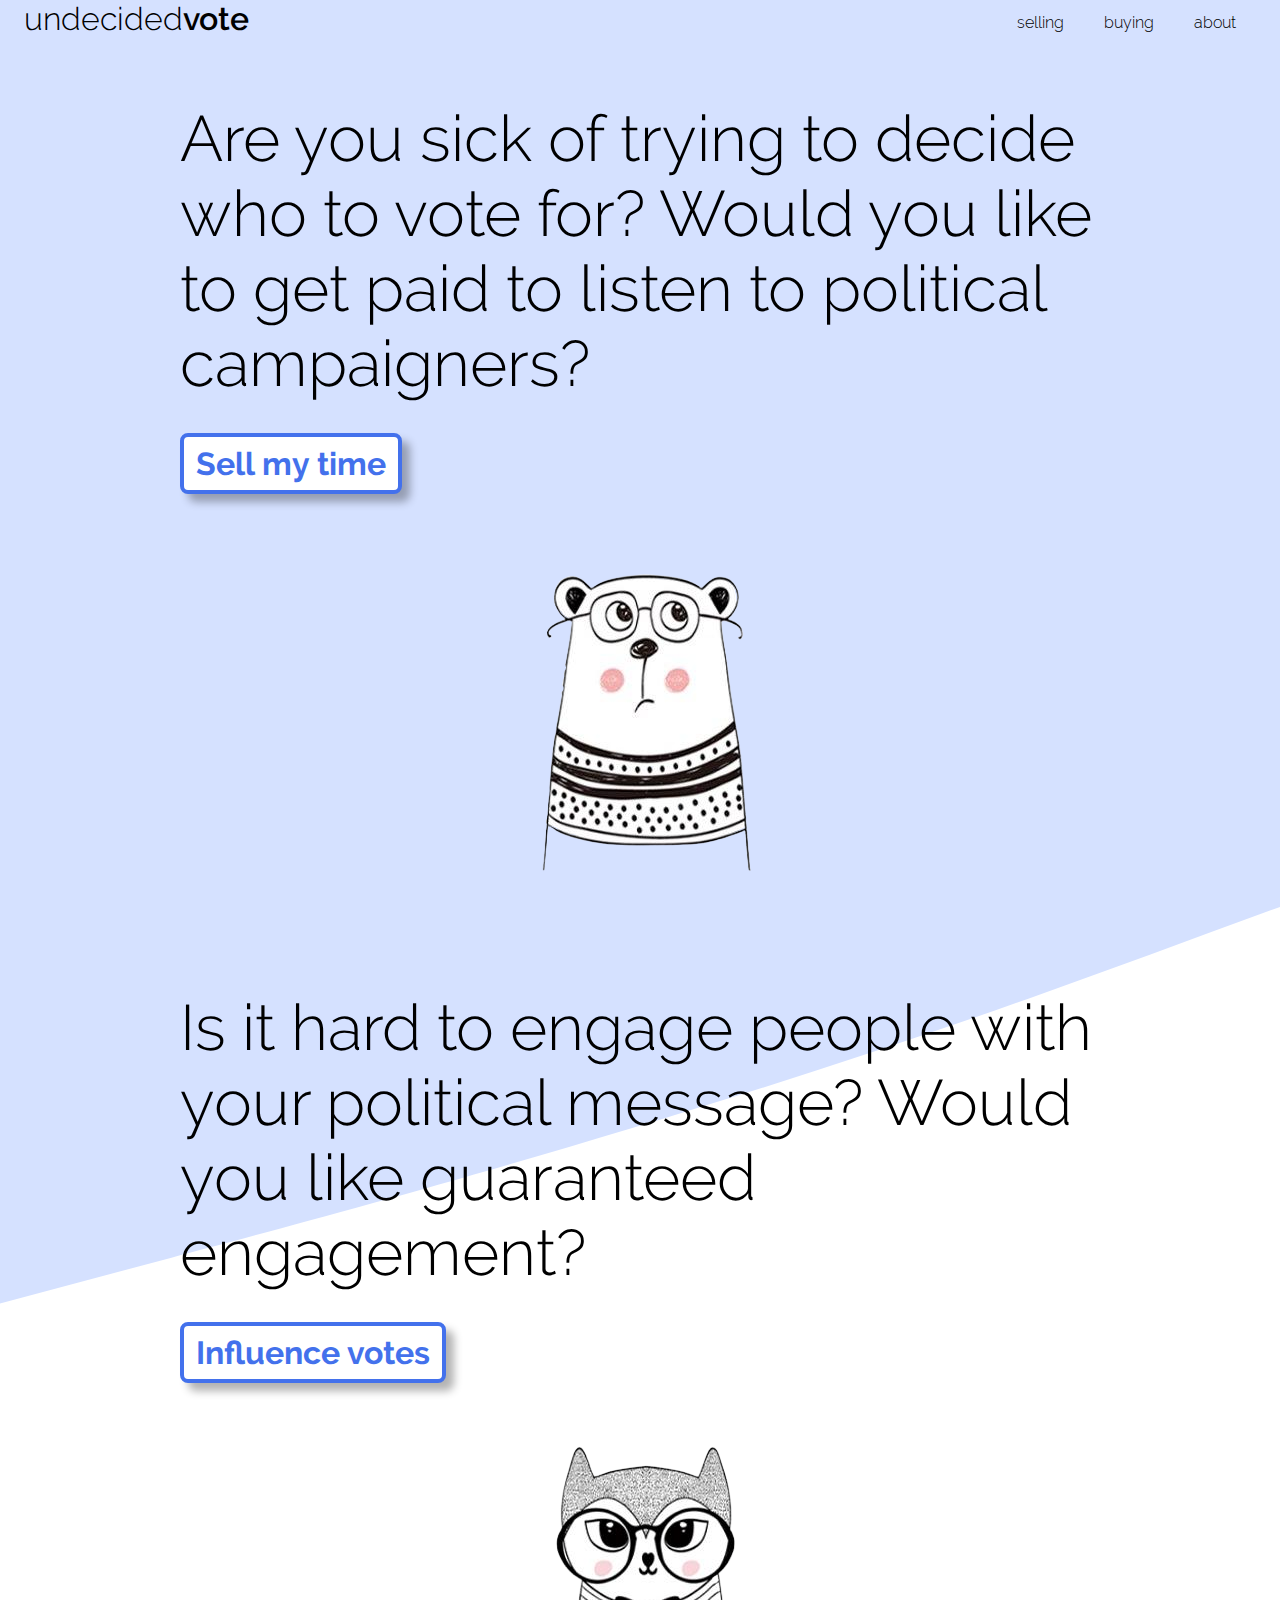
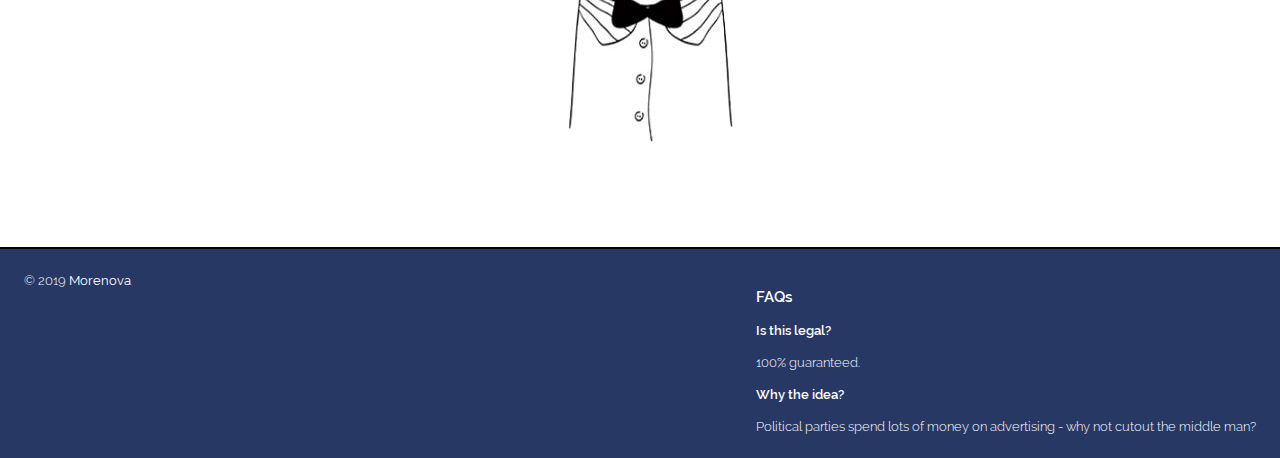
<file: index.html>
<!DOCTYPE html>
<html lang="en-GB">

<head>
  <meta charset="utf-8" />
  <meta name="viewport" content="width=device-width, initial-scale=1" />
  <title>undecided vote</title>
  <meta name="author" content="Ewan Morrison" />
  <meta name="description" content="A website that connects undecided voters directly to political campaigners." />
  <meta property="og:image" content="logo.png" />
  <meta property="og:description"
    content="A website that connects undecided voters directly to political campaigners." />
  <meta property="og:title" content="undecided vote" />
  <link rel="stylesheet" type="text/css" href="assets/fonts/Raleway.css" />
  <link rel="stylesheet" type="text/css" href="styles.css" />
  <link rel="apple-touch-icon-precomposed" sizes="57x57" href="apple-touch-icon-57x57.png" />
  <link rel="apple-touch-icon-precomposed" sizes="114x114" href="apple-touch-icon-114x114.png" />
  <link rel="apple-touch-icon-precomposed" sizes="72x72" href="apple-touch-icon-72x72.png" />
  <link rel="apple-touch-icon-precomposed" sizes="144x144" href="apple-touch-icon-144x144.png" />
  <link rel="apple-touch-icon-precomposed" sizes="60x60" href="apple-touch-icon-60x60.png" />
  <link rel="apple-touch-icon-precomposed" sizes="120x120" href="apple-touch-icon-120x120.png" />
  <link rel="apple-touch-icon-precomposed" sizes="76x76" href="apple-touch-icon-76x76.png" />
  <link rel="apple-touch-icon-precomposed" sizes="152x152" href="apple-touch-icon-152x152.png" />
  <link rel="icon" type="image/png" href="favicon-196x196.png" sizes="196x196" />
  <link rel="icon" type="image/png" href="favicon-96x96.png" sizes="96x96" />
  <link rel="icon" type="image/png" href="favicon-32x32.png" sizes="32x32" />
  <link rel="icon" type="image/png" href="favicon-16x16.png" sizes="16x16" />
  <link rel="icon" type="image/png" href="favicon-128.png" sizes="128x128" />
  <meta name="application-name" content="&nbsp;" />
  <meta name="msapplication-TileColor" content="#FFFFFF" />
  <meta name="msapplication-TileImage" content="mstile-144x144.png" />
  <meta name="msapplication-square70x70logo" content="mstile-70x70.png" />
  <meta name="msapplication-square150x150logo" content="mstile-150x150.png" />
  <meta name="msapplication-wide310x150logo" content="mstile-310x150.png" />
  <meta name="msapplication-square310x310logo" content="mstile-310x310.png" />
</head>

<body>
  <header>
    <a class="smallEnterLeft link" href="#landing">
      <h1><span style="font-weight: lighter; font-weight: 300;">undecided</span>vote</h1>
    </a>
    <button role="switch" aria-checked="false" aria-label="Mobile menu hamburger toggle"
      onclick="(function(e) {e.classList.toggle('active'); e.setAttribute('aria-checked', e.getAttribute('aria-checked') === 'true' ? 'false' : 'true');})(this)"
      class="mobile-menu-toggle">
      <svg aria-hidden="true" class="ham hamRotate" viewBox="15 15 70 70" width="2rem" height="2rem">
        <path class="ham-line top"
          d="m 70,33 h -40 c 0,0 -8.5,-0.149796 -8.5,8.5 0,8.649796 8.5,8.5 8.5,8.5 h 20 v -20"></path>
        <path class="ham-line middle" d="m 70,50 h -40"></path>
        <path class="ham-line bottom"
          d="m 30,67 h 40 c 0,0 8.5,0.149796 8.5,-8.5 0,-8.649796 -8.5,-8.5 -8.5,-8.5 h -20 v 20"></path>
      </svg>
    </button>
    <nav class="main-nav">
      <ul class="nav-links bigEnterLeft">
        <li><a href="#selling" class="link">selling</a></li>
        <li><a href="#buying" class="link">buying</a></li>
        <li><a href="#about" class="link">about</a></li>
      </ul>
    </nav>
  </header>
  <div id="router-outlet">
    <div class="promo-container">
      <div class="promo">
        <p class="hero-text smallEnterBottom">Loading...</p>
      </div>
    </div>
  </div>
  <footer>
    <p>&copy; 2019 <strong>Morenova</strong></p>
    <section>
      <h3>FAQs</h3>
      <div class="faq-questions">
        <div class="faq-question">
          <h4>Is this legal?</h4>
          <p>100% guaranteed.</p>
        </div>
        <div class="faq-question">
          <h4>Why the idea?</h4>
          <p>
            Political parties spend lots of money on advertising - why not
            cutout the middle man?
          </p>
        </div>
      </div>
    </section>
  </footer>
  <script src="app.js"></script>
</body>

</html>
</file>
<file: assets/fonts/Raleway.css>
@font-face {
    font-family: 'Raleway';
    src: url(./Raleway/Raleway-Light.ttf);
    font-weight: lighter;
    font-weight: 300;
}

@font-face {
    font-family: 'Raleway';
    src: url(./Raleway/Raleway-Regular.ttf);
    font-weight: normal;
    font-weight: 400;
}

@font-face {
    font-family: 'Raleway';
    src: url(./Raleway/Raleway-Medium.ttf);
    font-weight: bolder;
    font-weight: 550;
}

@font-face {
    font-family: 'Raleway';
    src: url(./Raleway/Raleway-SemiBold.ttf);
    font-weight: bold;
    font-weight: 700;
}

@font-face {
    font-family: 'Raleway';
    src: url(./Raleway/Raleway-Bold.ttf);
    font-weight: bold;
    font-weight: 900;
}
</file>
<file: styles.css>
body {
    margin: 0;
    -webkit-font-smoothing: antialiased;
    -moz-osx-font-smoothing: grayscale;
    font-family: "Raleway",Arial,Helvetica,freesans,sans-serif;
    font-weight: lighter;
    font-weight: 300;
    background-image: url(./assets/wave.svg);
    background-size: cover;
    overflow-x: hidden;
}

#router-outlet {
    min-height: 100vh;
}

ul.nav-links {
    padding: 0.5rem 0 0;
}

ul .link {
    padding: 0.5rem;
}

/* HAMBURGER BUTTON */

.mobile-menu-toggle {
    background: none;
    border: none;
    display: none;
    cursor: pointer;
}

.mobile-menu-toggle:focus {
    background: white;
}

.mobile-menu-toggle .ham {
    transition: transform .4s cubic-bezier(.25, .5, .25, 1.5);
    vertical-align: bottom;
}

.ham-line {
	fill: none;
	transition: transform 400ms ease, stroke-dasharray 400ms ease, stroke-dashoffset 400ms ease;
	stroke: #273865;
	stroke-width: 5.5;
    stroke-linecap: round;
}

.ham .top {
    stroke-dasharray: 40 121;
}

.ham .bottom {
    stroke-dasharray: 40 121
}

.mobile-menu-toggle.active .ham .top {
    stroke-dashoffset: -68px;
}

.mobile-menu-toggle.active .ham .bottom {
	stroke-dashoffset: -68px;
}

.mobile-menu-toggle.active .ham {
	transform: rotate(-45deg);
}

img {
    max-width: 70vw;
}

header {
    padding: 0 1.5rem;
    display: flex;
    justify-content: space-between;
    align-items: center;
    flex-wrap: wrap;
}

header h1 {
    margin: 0;
}

.nav-links {
    margin: 0;
    list-style-type: none;
    display: flex;
}

.main-nav ul li {
    margin: 0 0.75rem;
}

footer {
    padding: 1.5rem;
    background: #273865;
    color: white;
    border-top: 2px solid black;
    font-size: 0.8rem;
    display: flex;
    justify-content: space-between;
}

footer p {
    margin: 0;
}

.promo-container {
    min-height: 80vh;
    display: flex;
    flex-wrap: wrap;
    align-items: center;
    padding: 0 2rem;
    margin: 2rem 0;
    justify-content: center;
}

.link {
    background: transparent;
    transition: 0.25s background;
    color: black;
    text-decoration: none;
}

.link:hover {
    background: white;
}

.promo {
    max-width: 920px;
}

.promo p {
    max-width: 60ch;
}

.hero-text {
    font-size: 4rem;
    margin: 2rem 0;
    padding: 0;
}

ol.hero-text {
    padding: 0 4rem;
}

.sexy-button {
    display: inline-block;
    text-decoration: none;
    background: white;
    border: 0.3rem solid #4371ec;
    font-size: 2rem;
    padding: 0.5rem 0.75rem;
    color: #4371ec;
    cursor: pointer;
    border-radius: 0.5rem;
    font-weight: bold;
    font-weight: 800;
    transition: 0.5s background;
    box-shadow: 0.5rem 0.5rem 0.5rem 0px rgba(0, 0, 0, 0.3);
    margin-bottom: 2rem;
}

.sexy-button:hover {
    background: #4371ec;
    color: white;
}

:focus {
    outline: 4px solid #ecd343;
}

/* MOBILE OPTIMIZATION */

@media (max-width: 640px) {
    .hero-text {
        font-size: 1.5rem;
    }

    .main-nav {
        height: 0;
        transition: 1s cubic-bezier(0.075, 0.82, 0.165, 1);
        opacity: 0;
        overflow: hidden;
        width: 100%;
    }

    .active + .main-nav {
        visibility: visible;
        opacity: 1;
        height: 2rem;
    }

    ol.hero-text {
        padding: 0 2rem;
    }

    .sexy-button {
        font-size: 1rem;
    }

    .promo-container {
        padding: 0 1rem;
    }

    header {
        padding: 0 0.5rem;
    }

    footer {
        padding: 0.5rem;
    }

    .mobile-menu-toggle {
        display: initial;
    }
}


/* ANIMATIONS */

.bigEnterBottom {
    animation: bigEnterBottom 3s cubic-bezier(0.075, 0.82, 0.165, 1);
}

.smallEnterLeft {
    animation: smallEnterLeft 3s cubic-bezier(0.075, 0.82, 0.165, 1);
}

.bigEnterLeft {
    animation: bigEnterLeft 3s cubic-bezier(0.075, 0.82, 0.165, 1);
}

.smallEnterBottom {
    animation: smallEnterBottom 3s cubic-bezier(0.075, 0.82, 0.165, 1);
}

@keyframes smallEnterLeft {
    from {
        opacity: 0;
        transform: translateX(-1vw);
    }
    to {
        opacity: 1;
        transform: translateX(0);
    }    
}


@keyframes bigEnterLeft {
    from {
        opacity: 0;
        transform: translateX(-2vw);
    }
    to {
        opacity: 1;
        transform: translateX(0);
    }
}

@keyframes smallEnterBottom {
    from {
        opacity: 0;
        transform: translateY(1vh);
    }
    to {
        opacity: 1;
        transform: translateY(0);
    }    
}

@keyframes bigEnterBottom {
    from {
        opacity: 0;
        transform: translateY(2vh);
    }
    to {
        opacity: 1;
        transform: translateY(0);
    }
}
</file>
